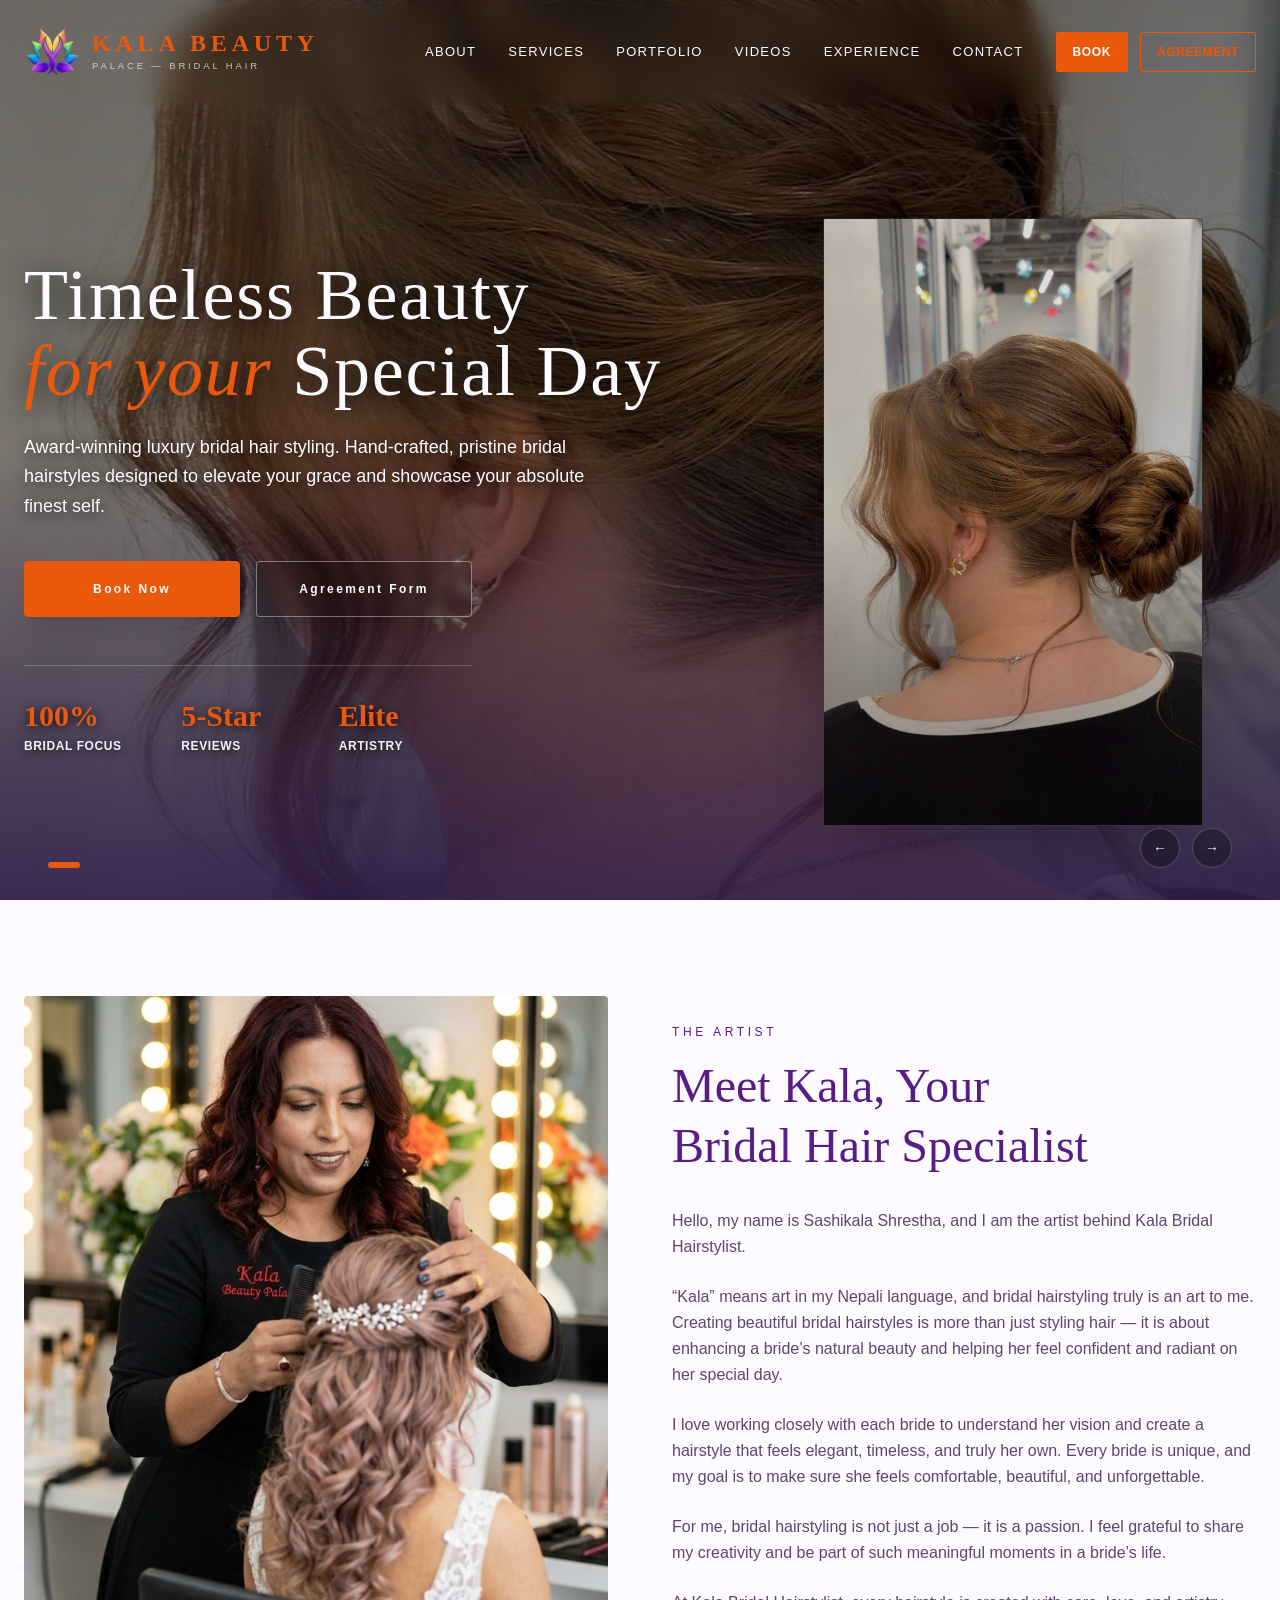
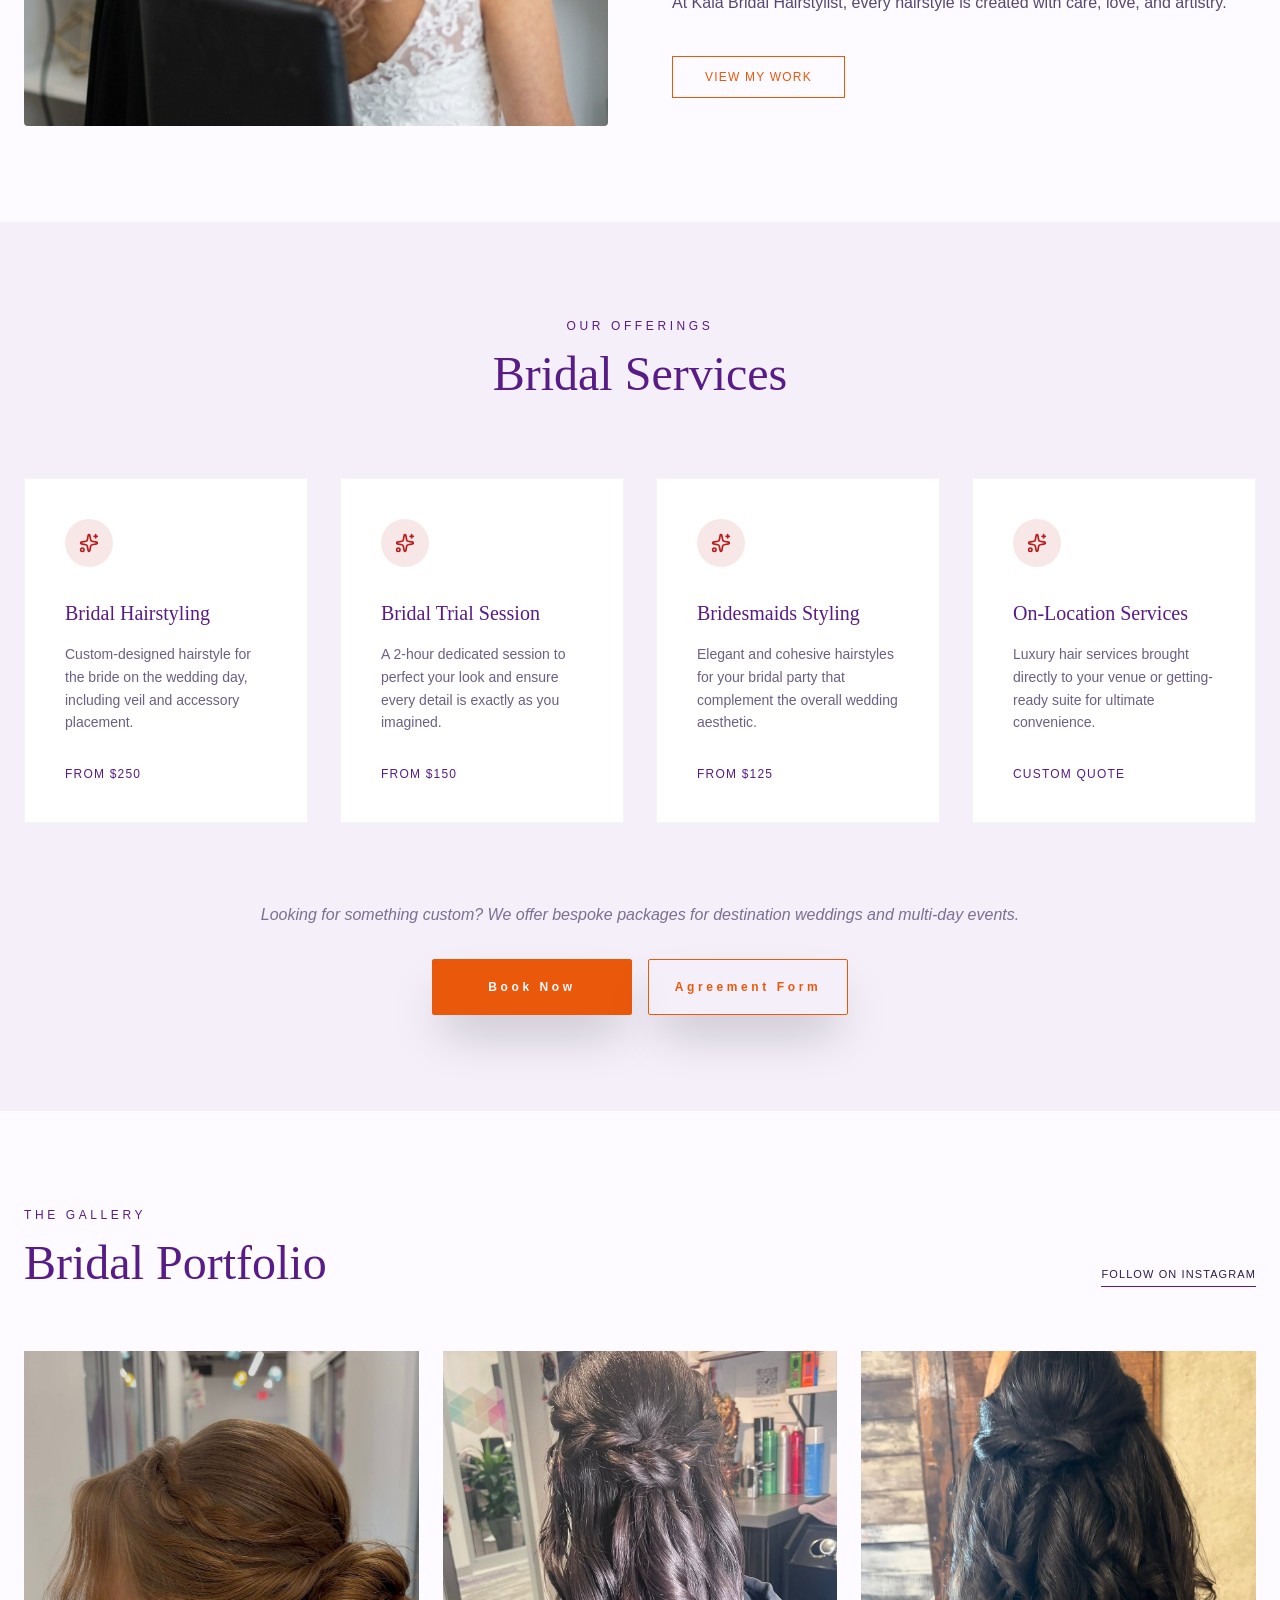
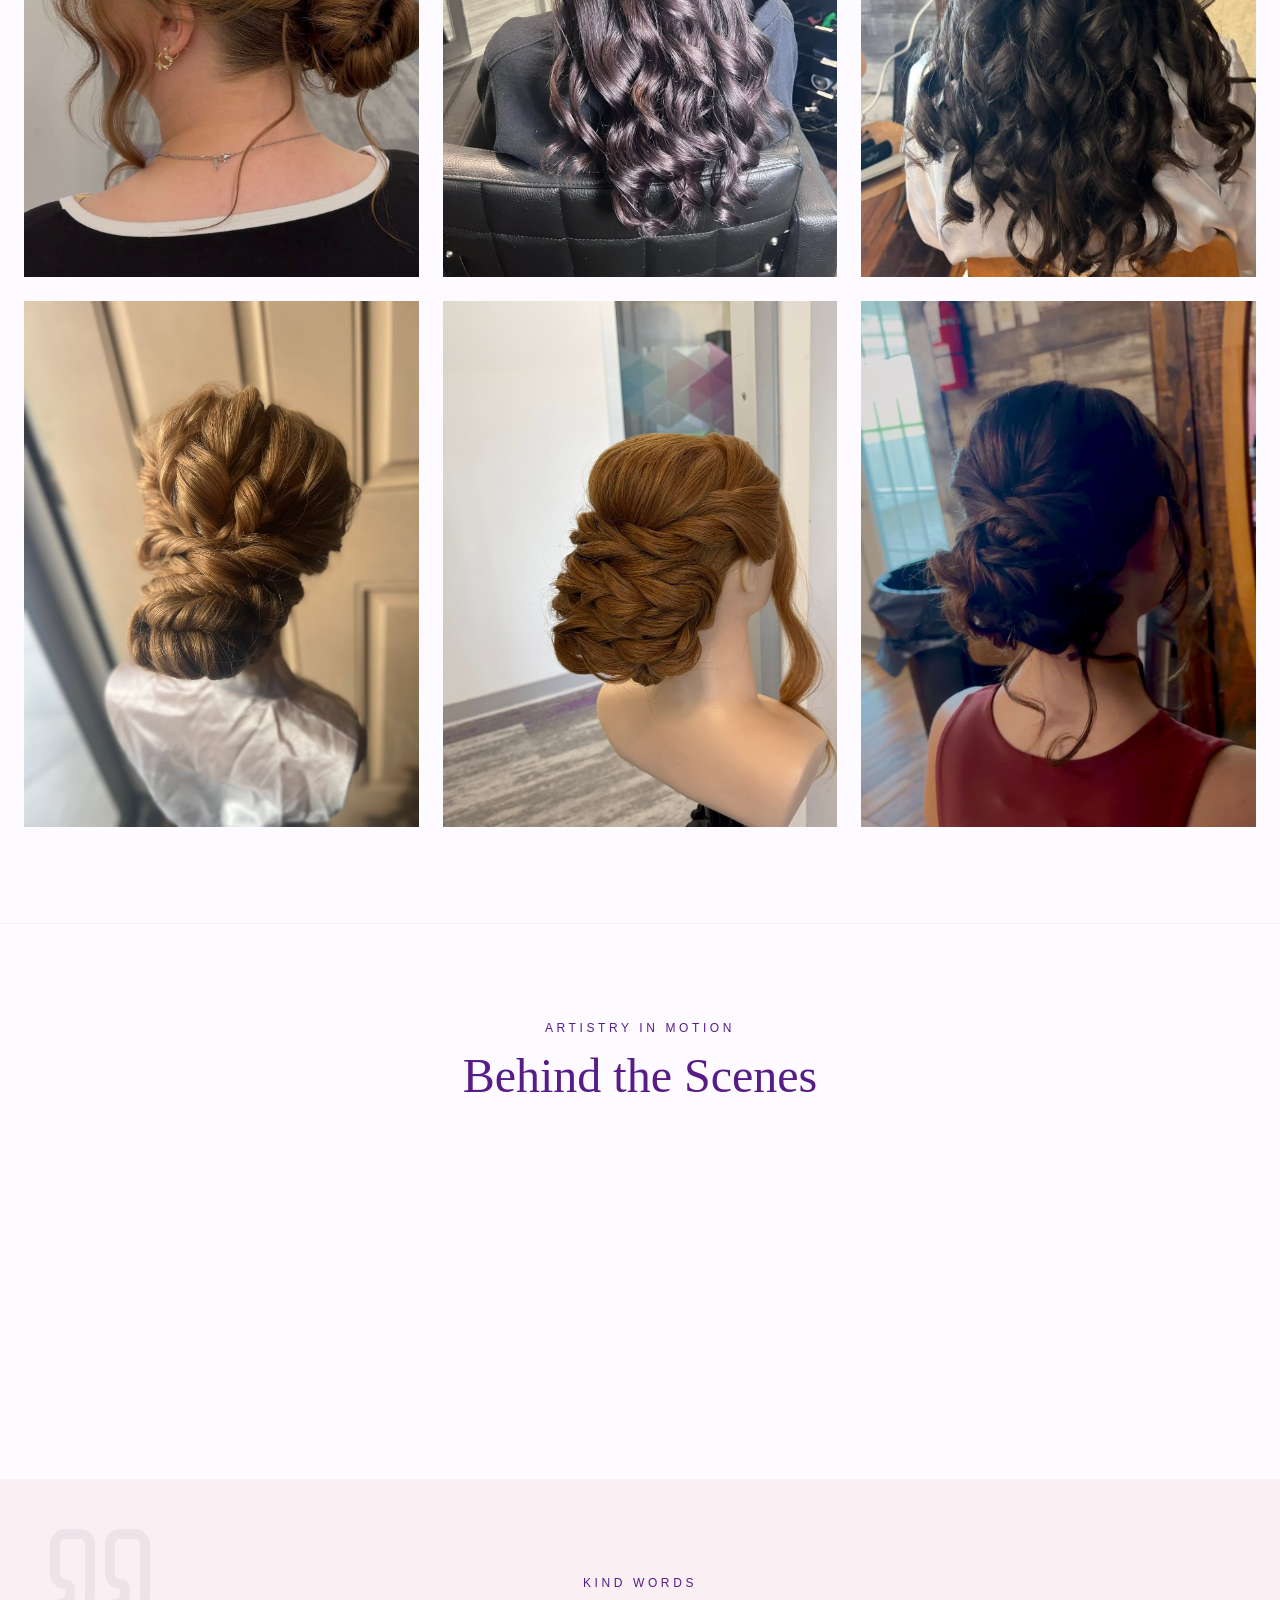
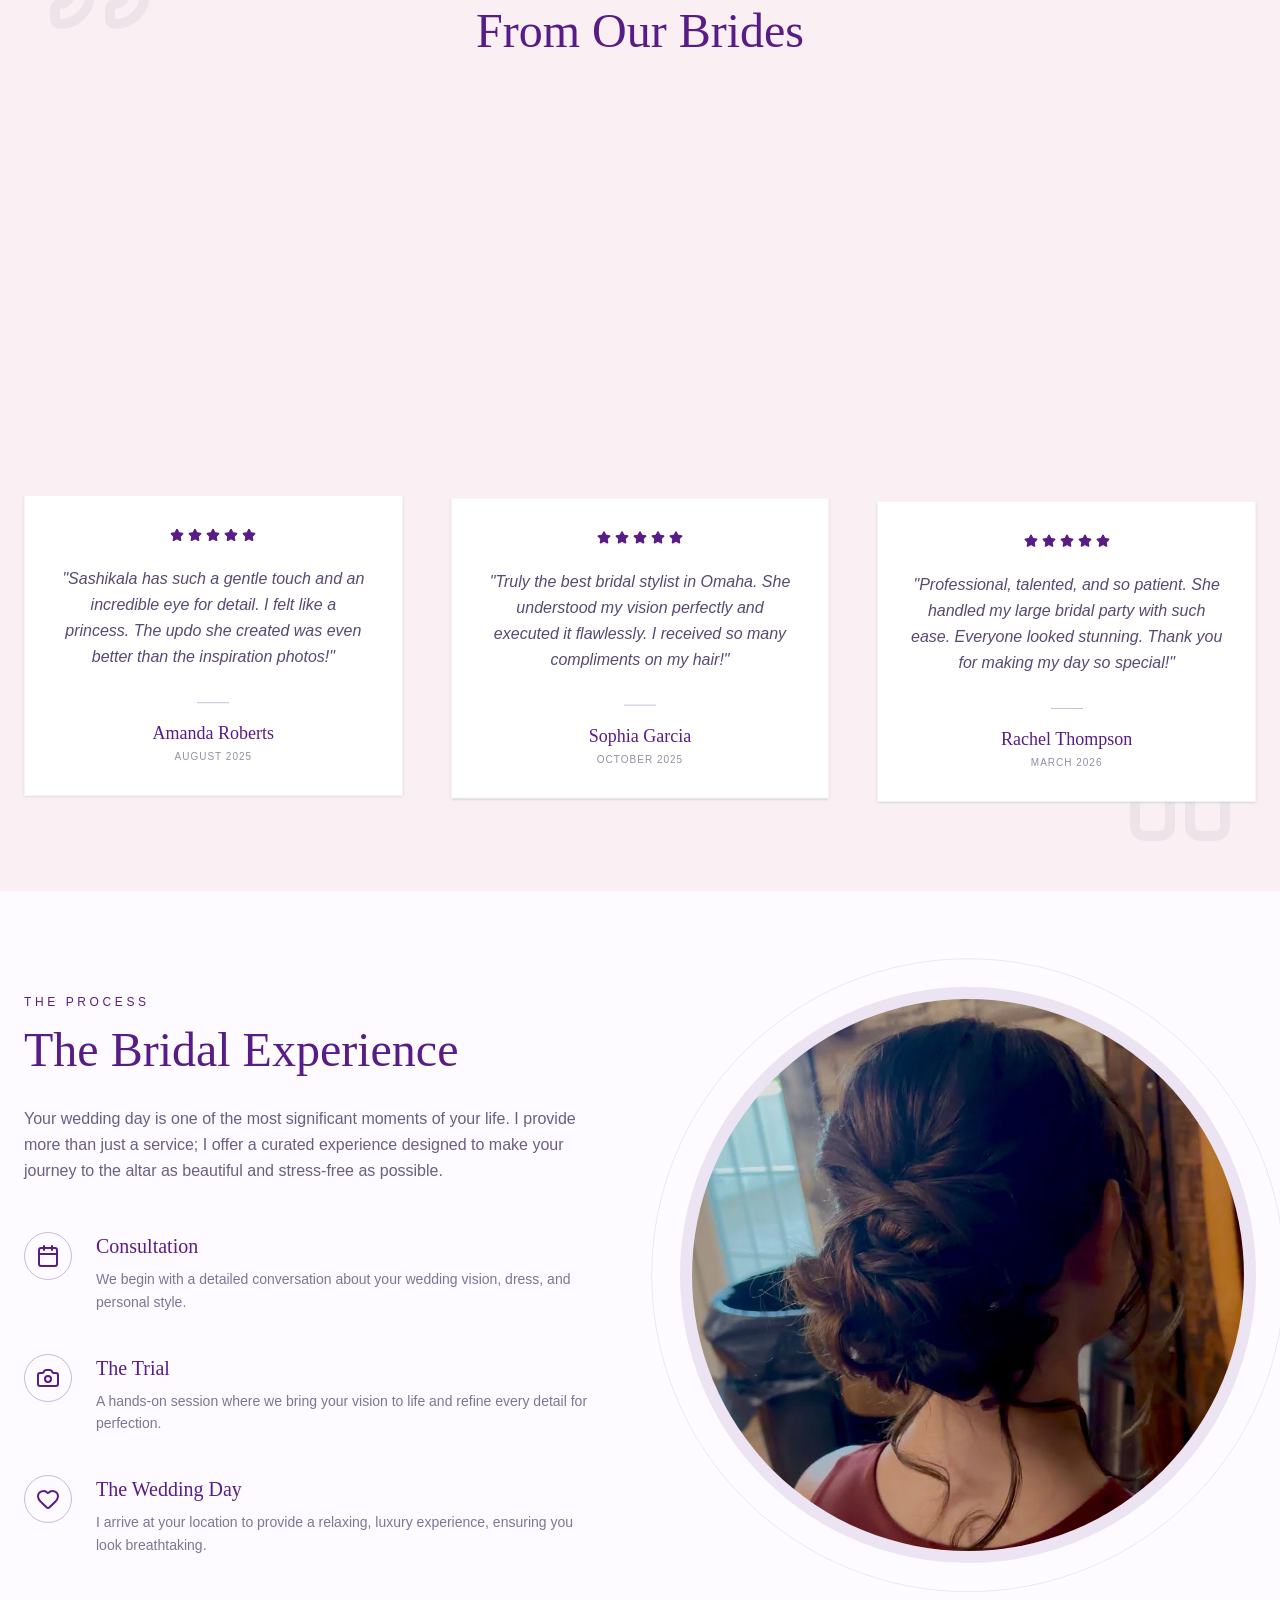
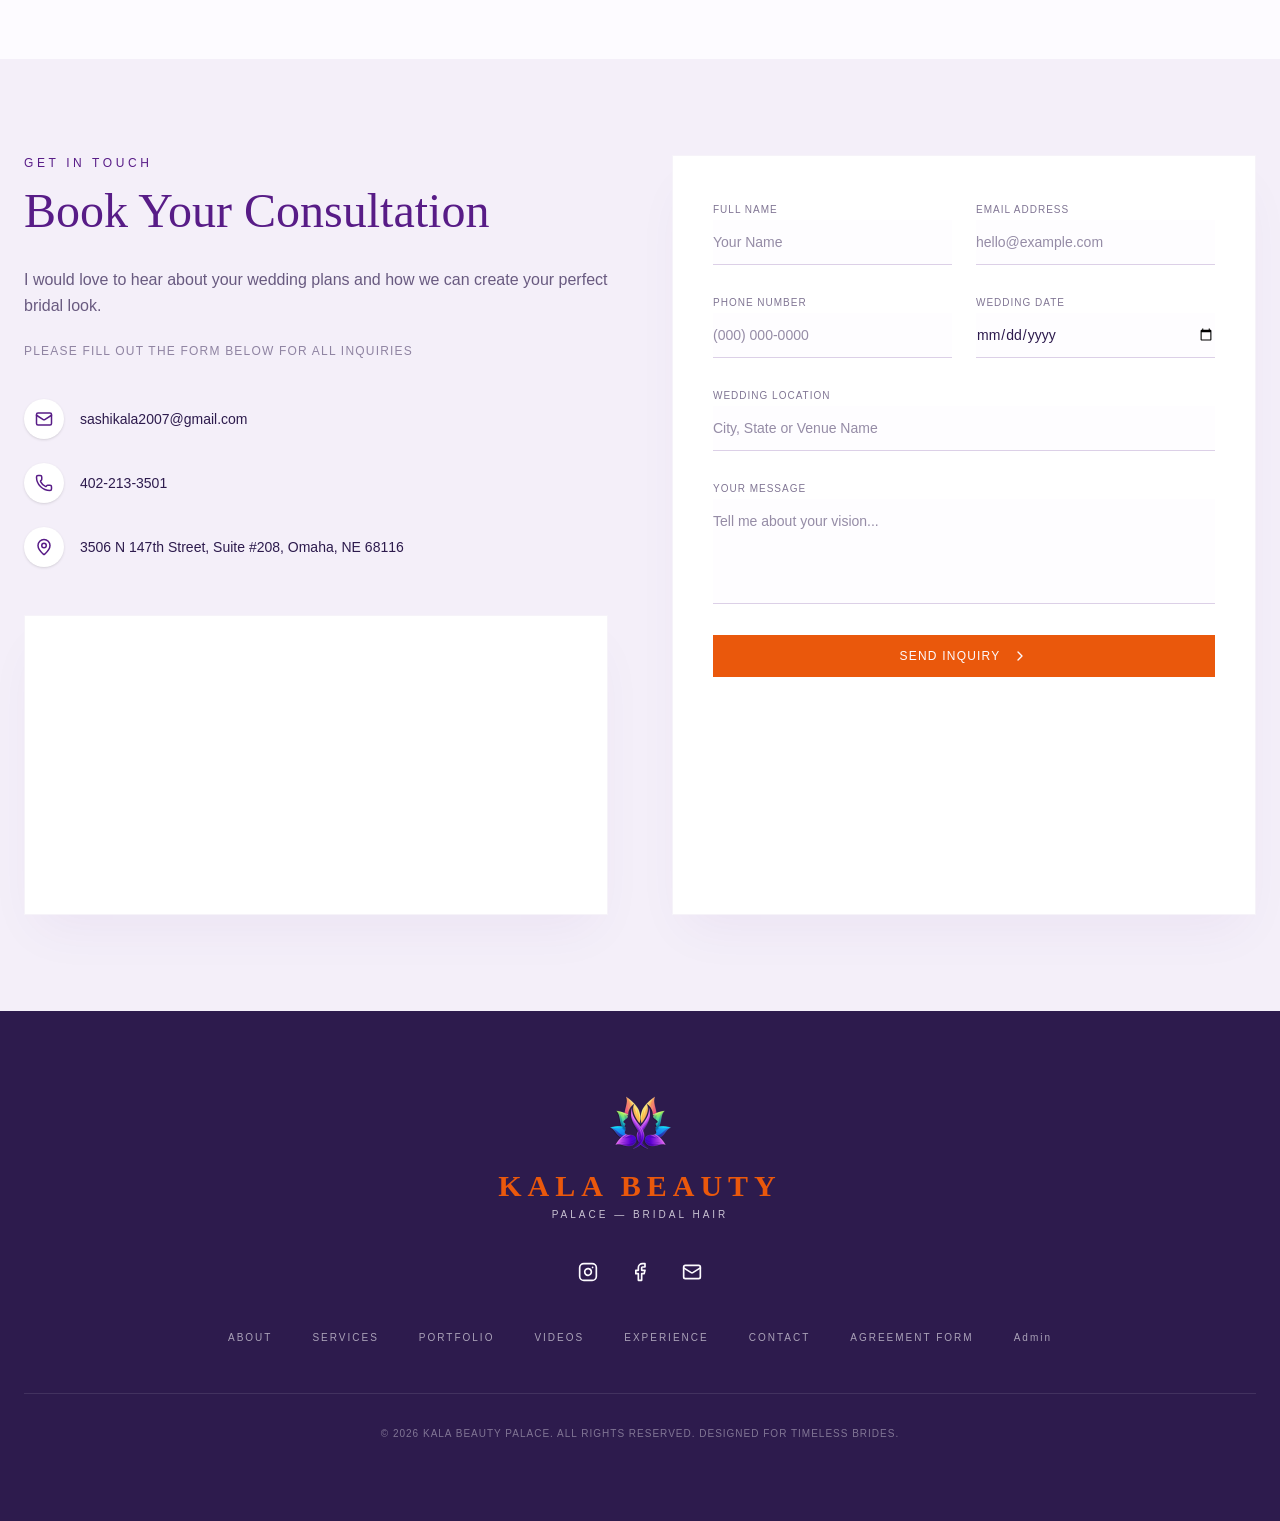
<file: index.html>
<!doctype html>
<html lang="en">
  <head>
    <meta charset="UTF-8" />
    <meta name="viewport" content="width=device-width, initial-scale=1.0" />
    <link rel="icon" type="image/png" href="/images/favicon.png" />
    <title>Kala Beauty Palace — Bridal Hair</title>
    <script type="module" crossorigin src="/assets/index-CTnumJqX.js"></script>
    <link rel="stylesheet" crossorigin href="/assets/index-DUf8O5KH.css">
  </head>
  <body>
    <div id="root"></div>
  </body>
</html>
</file>
